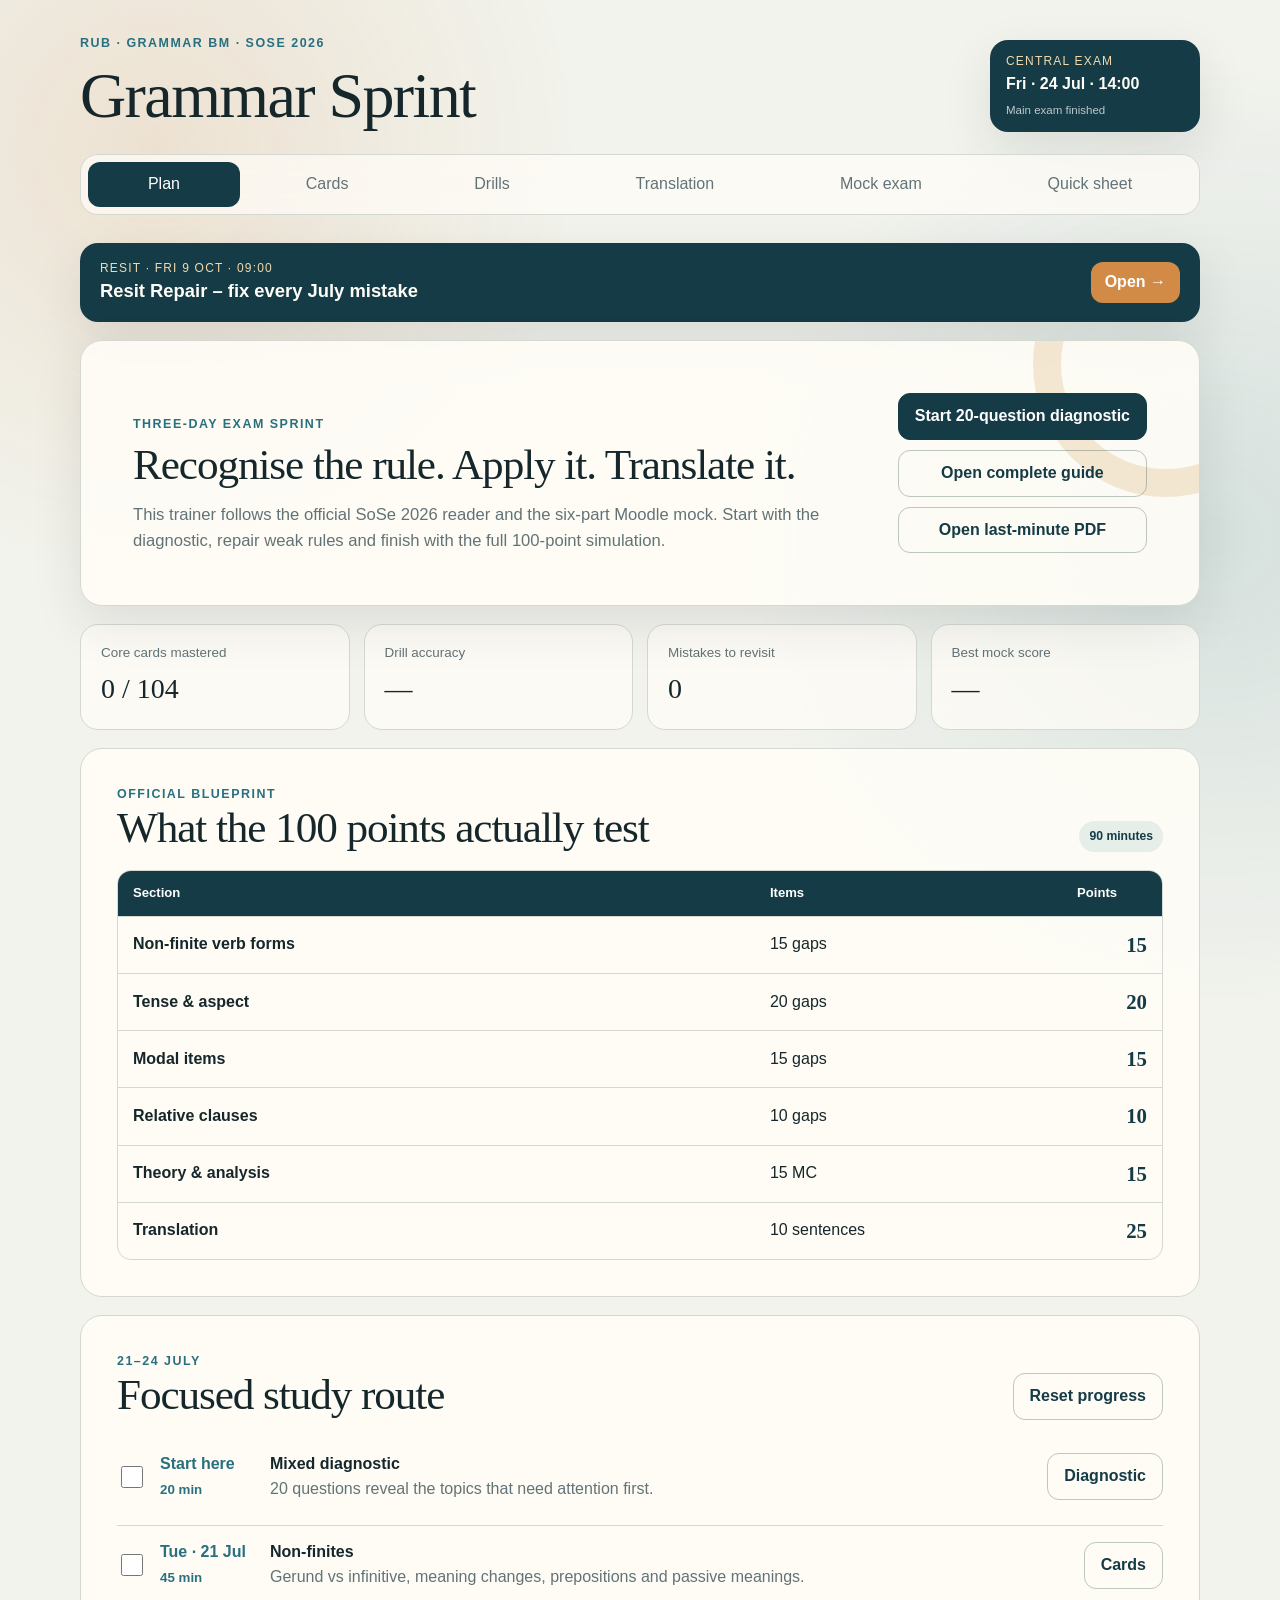
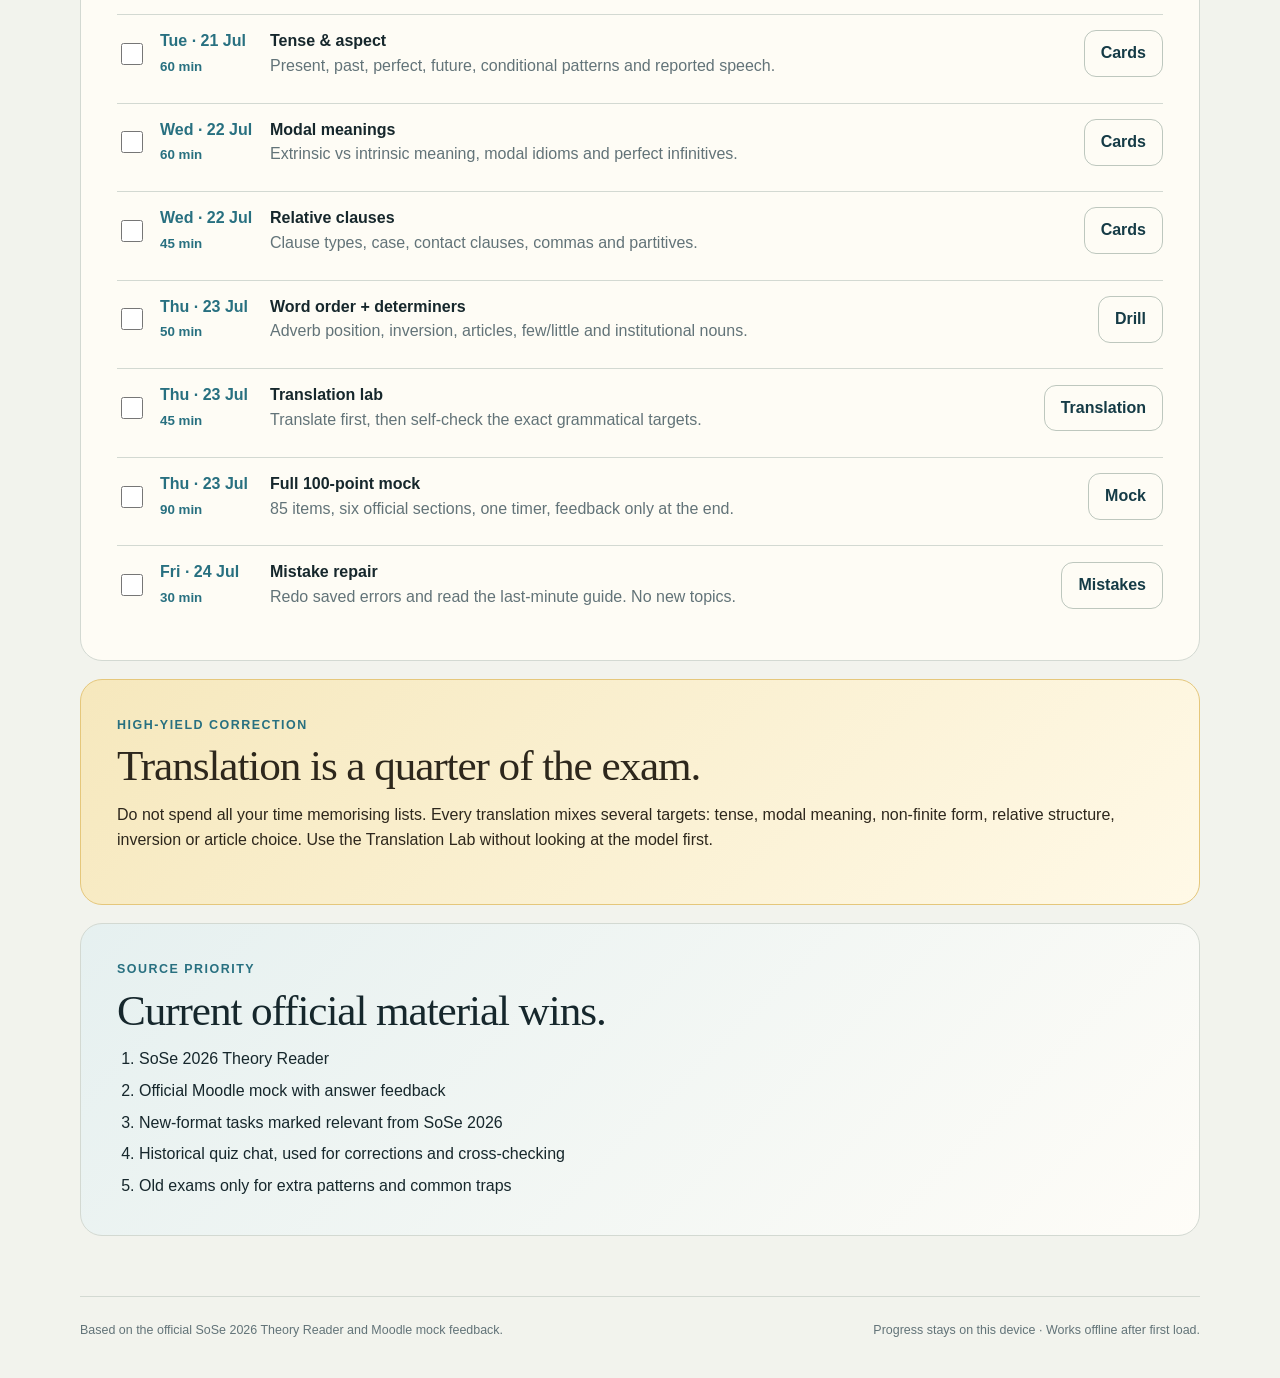
<file: index.html>
<!doctype html>
<html lang="en">
<head>
  <meta charset="utf-8">
  <meta name="viewport" content="width=device-width, initial-scale=1, viewport-fit=cover">
  <meta name="theme-color" content="#153b46">
  <meta name="color-scheme" content="light">
  <meta name="apple-mobile-web-app-capable" content="yes">
  <meta name="apple-mobile-web-app-status-bar-style" content="black-translucent">
  <meta name="apple-mobile-web-app-title" content="Grammar Sprint">
  <meta name="description" content="RUB Grammar BM exam trainer for Sommersemester 2026">
  <title>Grammar Sprint · RUB Grammar BM</title>
  <link rel="icon" href="icon.svg" type="image/svg+xml">
  <link rel="apple-touch-icon" href="apple-touch-icon.png">
  <link rel="manifest" href="manifest.webmanifest">
  <link rel="stylesheet" href="styles.css">
</head>
<body>
  <div class="app-shell">
    <header class="topbar">
      <div>
        <p class="eyebrow">RUB · Grammar BM · SoSe 2026</p>
        <h1>Grammar Sprint</h1>
      </div>
      <div class="exam-chip" aria-label="Exam date and countdown">
        <span>Central exam</span>
        <strong>Fri · 24 Jul · 14:00</strong>
        <small id="exam-countdown">Calculating…</small>
      </div>
    </header>

    <nav class="tabs" aria-label="Study sections">
      <button class="tab is-active" data-view="home">Plan</button>
      <button class="tab" data-view="cards">Cards</button>
      <button class="tab" data-view="practice">Drills</button>
      <button class="tab" data-view="translation">Translation</button>
      <button class="tab" data-view="exam">Mock exam</button>
      <button class="tab" data-view="sheet">Quick sheet</button>
    </nav>

    <main>
      <section id="view-home" class="view is-active" aria-labelledby="home-title">
        <a class="resit-banner" href="resit/" style="display:flex;justify-content:space-between;align-items:center;gap:12px;flex-wrap:wrap;margin:0 0 18px;padding:16px 20px;border-radius:18px;background:#153b46;color:#fffdf7;text-decoration:none;box-shadow:0 18px 50px rgba(35,43,37,.10)">
          <span><span style="display:block;font-size:.75rem;letter-spacing:.1em;text-transform:uppercase;color:#f3d9ac">Resit · Fri 9 Oct · 09:00</span><strong style="font-size:1.15rem">Resit Repair – fix every July mistake</strong></span>
          <span style="padding:8px 14px;border-radius:12px;background:#d28a47;color:#fff;font-weight:700">Open →</span>
        </a>
        <div class="hero">
          <div>
            <p class="eyebrow">Three-day exam sprint</p>
            <h2 id="home-title">Recognise the rule. Apply it. Translate it.</h2>
            <p>This trainer follows the official SoSe 2026 reader and the six-part Moodle mock. Start with the diagnostic, repair weak rules and finish with the full 100-point simulation.</p>
          </div>
          <div class="hero-actions">
            <button id="start-diagnostic" class="button primary">Start 20-question diagnostic</button>
            <a class="button ghost button-link" href="Grammar%20BM%20-%20Complete%20Exam%20Guide.pdf" target="_blank" rel="noopener">Open complete guide</a>
            <a class="button ghost button-link" href="Grammar%20BM%20-%20Last-Minute%20Guide.pdf" target="_blank" rel="noopener">Open last-minute PDF</a>
          </div>
        </div>

        <div class="metrics" aria-label="Progress overview">
          <article class="metric"><span>Core cards mastered</span><strong id="metric-mastered">0 / 0</strong></article>
          <article class="metric"><span>Drill accuracy</span><strong id="metric-accuracy">—</strong></article>
          <article class="metric"><span>Mistakes to revisit</span><strong id="metric-mistakes">0</strong></article>
          <article class="metric"><span>Best mock score</span><strong id="metric-mock">—</strong></article>
        </div>

        <section class="section-block">
          <div class="section-heading">
            <div>
              <p class="eyebrow">Official blueprint</p>
              <h2>What the 100 points actually test</h2>
            </div>
            <span class="tag">90 minutes</span>
          </div>
          <div class="exam-map" role="table" aria-label="Official mock exam sections">
            <div class="exam-map-head" role="row"><span>Section</span><span>Items</span><span>Points</span></div>
            <div role="row"><b>Non-finite verb forms</b><span>15 gaps</span><strong>15</strong></div>
            <div role="row"><b>Tense &amp; aspect</b><span>20 gaps</span><strong>20</strong></div>
            <div role="row"><b>Modal items</b><span>15 gaps</span><strong>15</strong></div>
            <div role="row"><b>Relative clauses</b><span>10 gaps</span><strong>10</strong></div>
            <div role="row"><b>Theory &amp; analysis</b><span>15 MC</span><strong>15</strong></div>
            <div role="row"><b>Translation</b><span>10 sentences</span><strong>25</strong></div>
          </div>
        </section>

        <section class="section-block">
          <div class="section-heading">
            <div>
              <p class="eyebrow">21–24 July</p>
              <h2>Focused study route</h2>
            </div>
            <button id="reset-progress" class="button ghost">Reset progress</button>
          </div>
          <div id="study-plan" class="plan-list"></div>
        </section>

        <section class="section-block warning-block">
          <p class="eyebrow">High-yield correction</p>
          <h2>Translation is a quarter of the exam.</h2>
          <p>Do not spend all your time memorising lists. Every translation mixes several targets: tense, modal meaning, non-finite form, relative structure, inversion or article choice. Use the Translation Lab without looking at the model first.</p>
        </section>

        <section class="section-block source-block">
          <p class="eyebrow">Source priority</p>
          <h2>Current official material wins.</h2>
          <ol class="morning-list">
            <li>SoSe 2026 Theory Reader</li>
            <li>Official Moodle mock with answer feedback</li>
            <li>New-format tasks marked relevant from SoSe 2026</li>
            <li>Historical quiz chat, used for corrections and cross-checking</li>
            <li>Old exams only for extra patterns and common traps</li>
          </ol>
        </section>
      </section>

      <section id="view-cards" class="view" aria-labelledby="cards-title">
        <div class="section-heading">
          <div>
            <p class="eyebrow">Active recall</p>
            <h2 id="cards-title">Rule cards</h2>
          </div>
          <div class="controls compact">
            <label>Topic
              <select id="card-category"><option value="All">All topics</option></select>
            </label>
            <label>Set
              <select id="card-priority">
                <option value="core">Core first</option>
                <option value="all">All cards</option>
                <option value="mistakes">Weak cards</option>
              </select>
            </label>
          </div>
        </div>
        <div class="progress-line"><span id="card-progress"></span></div>
        <article id="flashcard" class="flashcard" aria-live="polite">
          <div class="flashcard-topline">
            <span id="card-category-label" class="tag"></span>
            <span id="card-counter"></span>
          </div>
          <div id="card-front" class="card-face">
            <p class="prompt">Explain the rule, then produce your own example.</p>
            <h3 id="card-term"></h3>
            <button id="reveal-card" class="button primary">Reveal answer</button>
          </div>
          <div id="card-back" class="card-face is-hidden">
            <h3 id="card-back-term"></h3>
            <dl>
              <div><dt>Rule</dt><dd id="card-definition"></dd></div>
              <div><dt>Exam cue</dt><dd id="card-cue"></dd></div>
              <div><dt>Example</dt><dd id="card-example"></dd></div>
              <div><dt>Trap</dt><dd id="card-trap"></dd></div>
              <div><dt>Source</dt><dd id="card-source"></dd></div>
            </dl>
            <div class="rating-row" aria-label="Rate this card">
              <button class="button danger" data-rating="again">Again</button>
              <button class="button" data-rating="hard">Hard</button>
              <button class="button success" data-rating="good">Got it</button>
            </div>
          </div>
        </article>
        <div class="under-card-actions"><button id="shuffle-cards" class="button ghost">Shuffle deck</button></div>
      </section>

      <section id="view-practice" class="view" aria-labelledby="practice-title">
        <div class="section-heading">
          <div>
            <p class="eyebrow">Immediate feedback</p>
            <h2 id="practice-title">Moodle-style drills</h2>
          </div>
          <div class="controls compact">
            <label>Topic
              <select id="practice-category"><option value="All">Mixed</option></select>
            </label>
            <label>Questions
              <select id="practice-count">
                <option value="10">10</option>
                <option value="20" selected>20</option>
                <option value="30">30</option>
              </select>
            </label>
          </div>
        </div>
        <div id="practice-start" class="empty-state">
          <p>Choose a topic or run a mixed diagnostic. Every answer includes a short explanation and an official-reader source.</p>
          <button id="start-practice" class="button primary">Start drill</button>
        </div>
        <div id="practice-session" class="quiz-shell is-hidden" aria-live="polite"></div>
      </section>

      <section id="view-translation" class="view" aria-labelledby="translation-title">
        <div class="section-heading">
          <div>
            <p class="eyebrow">25% of the exam</p>
            <h2 id="translation-title">Translation Lab</h2>
          </div>
          <div class="controls compact">
            <label>Set
              <select id="translation-set">
                <option value="all">All prompts</option>
                <option value="weak">Saved mistakes</option>
                <option value="unseen">Unseen first</option>
              </select>
            </label>
          </div>
        </div>
        <div class="progress-line"><span id="translation-progress"></span></div>
        <article class="translation-card">
          <div class="translation-topline"><span class="tag">German → English</span><span id="translation-counter"></span></div>
          <p id="translation-german" class="translation-prompt"></p>
          <label class="answer-label" for="translation-answer">Your translation</label>
          <textarea id="translation-answer" rows="4" spellcheck="true" placeholder="Translate without looking at the model answer…"></textarea>
          <div id="translation-before-actions" class="quiz-actions">
            <button id="reveal-translation" class="button primary">Reveal model &amp; targets</button>
          </div>
          <div id="translation-feedback" class="translation-feedback is-hidden">
            <p class="eyebrow">Model answer</p>
            <p id="translation-model" class="model-answer"></p>
            <div id="translation-alternatives"></div>
            <p class="eyebrow target-heading">Grammar targets</p>
            <ul id="translation-targets" class="target-list"></ul>
            <p id="translation-note" class="micro-note is-hidden"></p>
            <div class="rating-row">
              <button class="button danger" data-translation-rating="again">Needs work</button>
              <button class="button" data-translation-rating="hard">Almost</button>
              <button class="button success" data-translation-rating="good">Correct</button>
            </div>
          </div>
        </article>
        <div class="under-card-actions"><button id="shuffle-translations" class="button ghost">Shuffle prompts</button></div>
      </section>

      <section id="view-exam" class="view" aria-labelledby="exam-title">
        <div class="section-heading">
          <div>
            <p class="eyebrow">Feedback only after submission</p>
            <h2 id="exam-title">100-point mock exam</h2>
          </div>
          <span class="tag">85 items · 90 minutes</span>
        </div>
        <div id="exam-start" class="exam-intro">
          <p>The simulation uses the exact official point split. For objective browser scoring, the ten translation items ask you to select the best complete translation. Use the Translation Lab for real free-response practice.</p>
          <ul>
            <li>15 non-finite items · 15 points</li>
            <li>20 tense/aspect items · 20 points</li>
            <li>15 modal items · 15 points</li>
            <li>10 relative-clause items · 10 points</li>
            <li>15 theory items · 15 points</li>
            <li>10 translation items · 25 points</li>
          </ul>
          <div id="exam-start-actions" class="center-actions">
            <button id="start-exam" class="button primary">Start new 90-minute mock</button>
            <button id="resume-exam" class="button ghost is-hidden">Resume saved mock</button>
          </div>
        </div>
        <div id="exam-session" class="quiz-shell is-hidden" aria-live="polite"></div>
      </section>

      <section id="view-sheet" class="view quick-sheet" aria-labelledby="sheet-title">
        <div class="section-heading no-print">
          <div>
            <p class="eyebrow">Last-minute reference</p>
            <h2 id="sheet-title">Grammar BM Quick Sheet</h2>
          </div>
          <div class="controls">
            <a class="button ghost button-link" href="Grammar%20BM%20-%20Last-Minute%20Guide.pdf" target="_blank" rel="noopener">Open PDF</a>
            <button id="print-sheet" class="button primary">Print / Save as PDF</button>
          </div>
        </div>

        <div class="sheet-title print-only">
          <p>RUB · Grammar BM · Sommersemester 2026</p>
          <h1>Grammar BM — Last-Minute Guide</h1>
        </div>

        <section class="sheet-section">
          <h2>1 · Non-finites: decide by governor + meaning</h2>
          <div class="comparison-table" role="table">
            <div class="comparison-head" role="row"><span>Pattern</span><span>Use</span><span>Example</span></div>
            <div role="row"><b>stop doing</b><span>end the activity</span><span>stop smoking</span></div>
            <div role="row"><b>stop to do</b><span>pause in order to act</span><span>stop to smoke</span></div>
            <div role="row"><b>remember doing</b><span>past memory</span><span>remember meeting her</span></div>
            <div role="row"><b>remember to do</b><span>future obligation</span><span>remember to call</span></div>
            <div role="row"><b>try doing</b><span>test a method</span><span>try restarting it</span></div>
            <div role="row"><b>try to do</b><span>make an effort</span><span>try to open it</span></div>
            <div role="row"><b>need doing</b><span>passive meaning</span><span>needs repairing</span></div>
          </div>
          <p class="micro-note"><b>Always:</b> preposition + -ing; make/let/have + object + bare infinitive; look forward to + -ing; had better/would rather + bare infinitive.</p>
        </section>

        <section class="sheet-section">
          <h2>2 · Tense &amp; aspect triggers</h2>
          <div class="compact-grid">
            <article><strong>Simple present</strong><p>habit, truth, performative, timetable, future time/if clause, state verb.</p></article>
            <article><strong>Present progressive</strong><p>ongoing, temporary, annoyance with always, arranged future.</p></article>
            <article><strong>Present perfect</strong><p>unspecified past, current result, period leading to now.</p></article>
            <article><strong>Present perfect progressive</strong><p>duration/activity/repetition or visible secondary result.</p></article>
            <article><strong>Past progressive</strong><p>background, interruption, simultaneity, temporary past habit.</p></article>
            <article><strong>Past perfect</strong><p>earlier event before an established past point.</p></article>
          </div>
        </section>

        <section class="sheet-section">
          <h2>3 · Future and conditional map</h2>
          <div class="device-grid">
            <span><b>will</b> spontaneous decision / factual prediction</span>
            <span><b>going to</b> present intention / visible evidence</span>
            <span><b>present progressive</b> arranged future</span>
            <span><b>simple present</b> timetable / future sub-clause</span>
          </div>
          <div class="comparison-table small-table" role="table">
            <div class="comparison-head" role="row"><span>Conditional</span><span>If-clause</span><span>Main clause</span></div>
            <div role="row"><b>probable</b><span>present</span><span>will + infinitive</span></div>
            <div role="row"><b>improbable</b><span>past</span><span>would + infinitive</span></div>
            <div role="row"><b>impossible past</b><span>past perfect</span><span>would have + participle</span></div>
          </div>
        </section>

        <section class="sheet-section">
          <h2>4 · Modal meaning first, form second</h2>
          <div class="device-grid">
            <span><b>must</b> deduction / speaker authority</span>
            <span><b>have to</b> external obligation</span>
            <span><b>can’t have</b> past impossibility</span>
            <span><b>had better</b> urgent advice + consequence</span>
            <span><b>was able to</b> specific fulfilled past ability</span>
            <span><b>needn’t have</b> happened but was unnecessary</span>
            <span><b>be to</b> order / formal plan / fate</span>
            <span><b>be supposed to</b> rumour / expected duty</span>
          </div>
          <p class="micro-note"><b>Critical:</b> mustn’t = prohibition; don’t have to = no obligation. may not = possibly not or no permission; cannot = impossibility.</p>
        </section>

        <section class="sheet-section">
          <h2>5 · Relative clauses</h2>
          <div class="two-question-grid">
            <article><strong>Defining</strong><p>No commas. that/which/who possible. Zero only when the pronoun is the object.</p></article>
            <article><strong>Non-defining</strong><p>Commas. No that and no zero pronoun. Can add removable information.</p></article>
          </div>
          <ul>
            <li><b>Fronted preposition:</b> to whom / about which — never to that.</li>
            <li><b>Partitive:</b> ten people, few of whom… / five books, all of which…</li>
            <li><b>Connective which:</b> can refer to the whole preceding clause.</li>
            <li><b>What:</b> contains its own antecedent = “that which”.</li>
          </ul>
        </section>

        <section class="sheet-section">
          <h2>6 · Word order and inversion</h2>
          <div class="compact-grid">
            <article><strong>Normal mid position</strong><p>before lexical verb; after be; after first auxiliary.</p></article>
            <article><strong>Degree/manner</strong><p>after all auxiliaries: has been completely revised.</p></article>
            <article><strong>End order</strong><p>manner – place – time; after motion: place – manner – time.</p></article>
            <article><strong>Inversion</strong><p>negative/restrictive fronting: Never have I… Only then did I…</p></article>
          </div>
          <p class="micro-note"><b>Simple verb:</b> add do/does/did + base form. <b>Compound verb:</b> move the existing first auxiliary. No inversion after no doubt, nevertheless or not long after.</p>
        </section>

        <section class="sheet-section">
          <h2>7 · Determiner traps</h2>
          <div class="device-grid">
            <span><b>few</b> hardly any count nouns</span>
            <span><b>a few</b> some count nouns</span>
            <span><b>little</b> hardly any uncountable</span>
            <span><b>a little</b> some uncountable</span>
            <span><b>go to court</b> institution</span>
            <span><b>go to the court</b> specific place</span>
            <span><b>his hand</b> possessive body part</span>
            <span><b>hit him in the hand</b> affected body part</span>
          </div>
        </section>

        <section class="sheet-section correction-box">
          <h2>8 · Translation checklist</h2>
          <ol>
            <li>Underline the grammatical target before translating.</li>
            <li>Build the verb phrase first: tense + aspect + modal + non-finite form.</li>
            <li>Check clause structure: conditional sequence, reported speech, relative case and commas.</li>
            <li>Check inversion after never/nowhere/only + fronted phrase.</li>
            <li>Check articles, countability, possessives and natural collocations.</li>
            <li>Read the complete English sentence once for meaning and once for form.</li>
          </ol>
        </section>
      </section>
    </main>

    <footer>
      <span>Based on the official SoSe 2026 Theory Reader and Moodle mock feedback.</span>
      <span>Progress stays on this device · Works offline after first load.</span>
    </footer>
  </div>

  <script src="data.js"></script>
  <script src="app.js"></script>
</body>
</html>
</file>
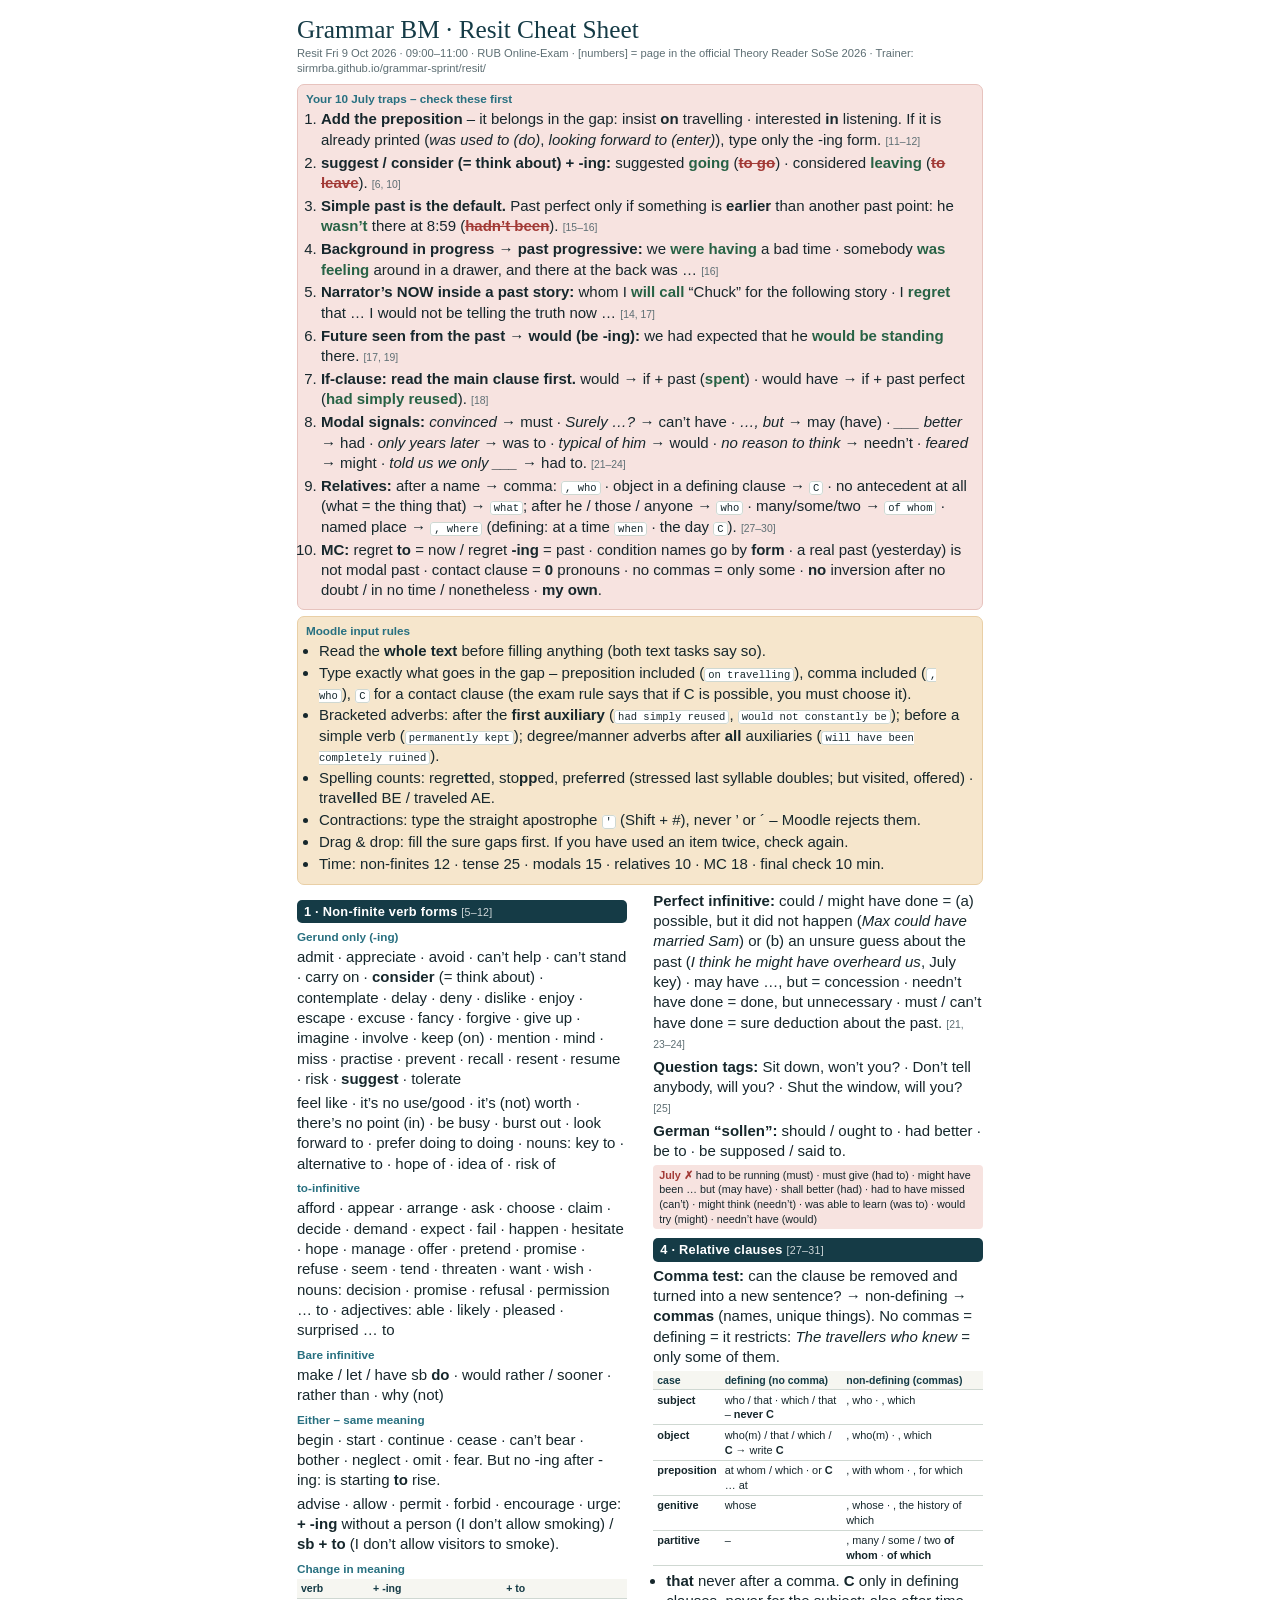
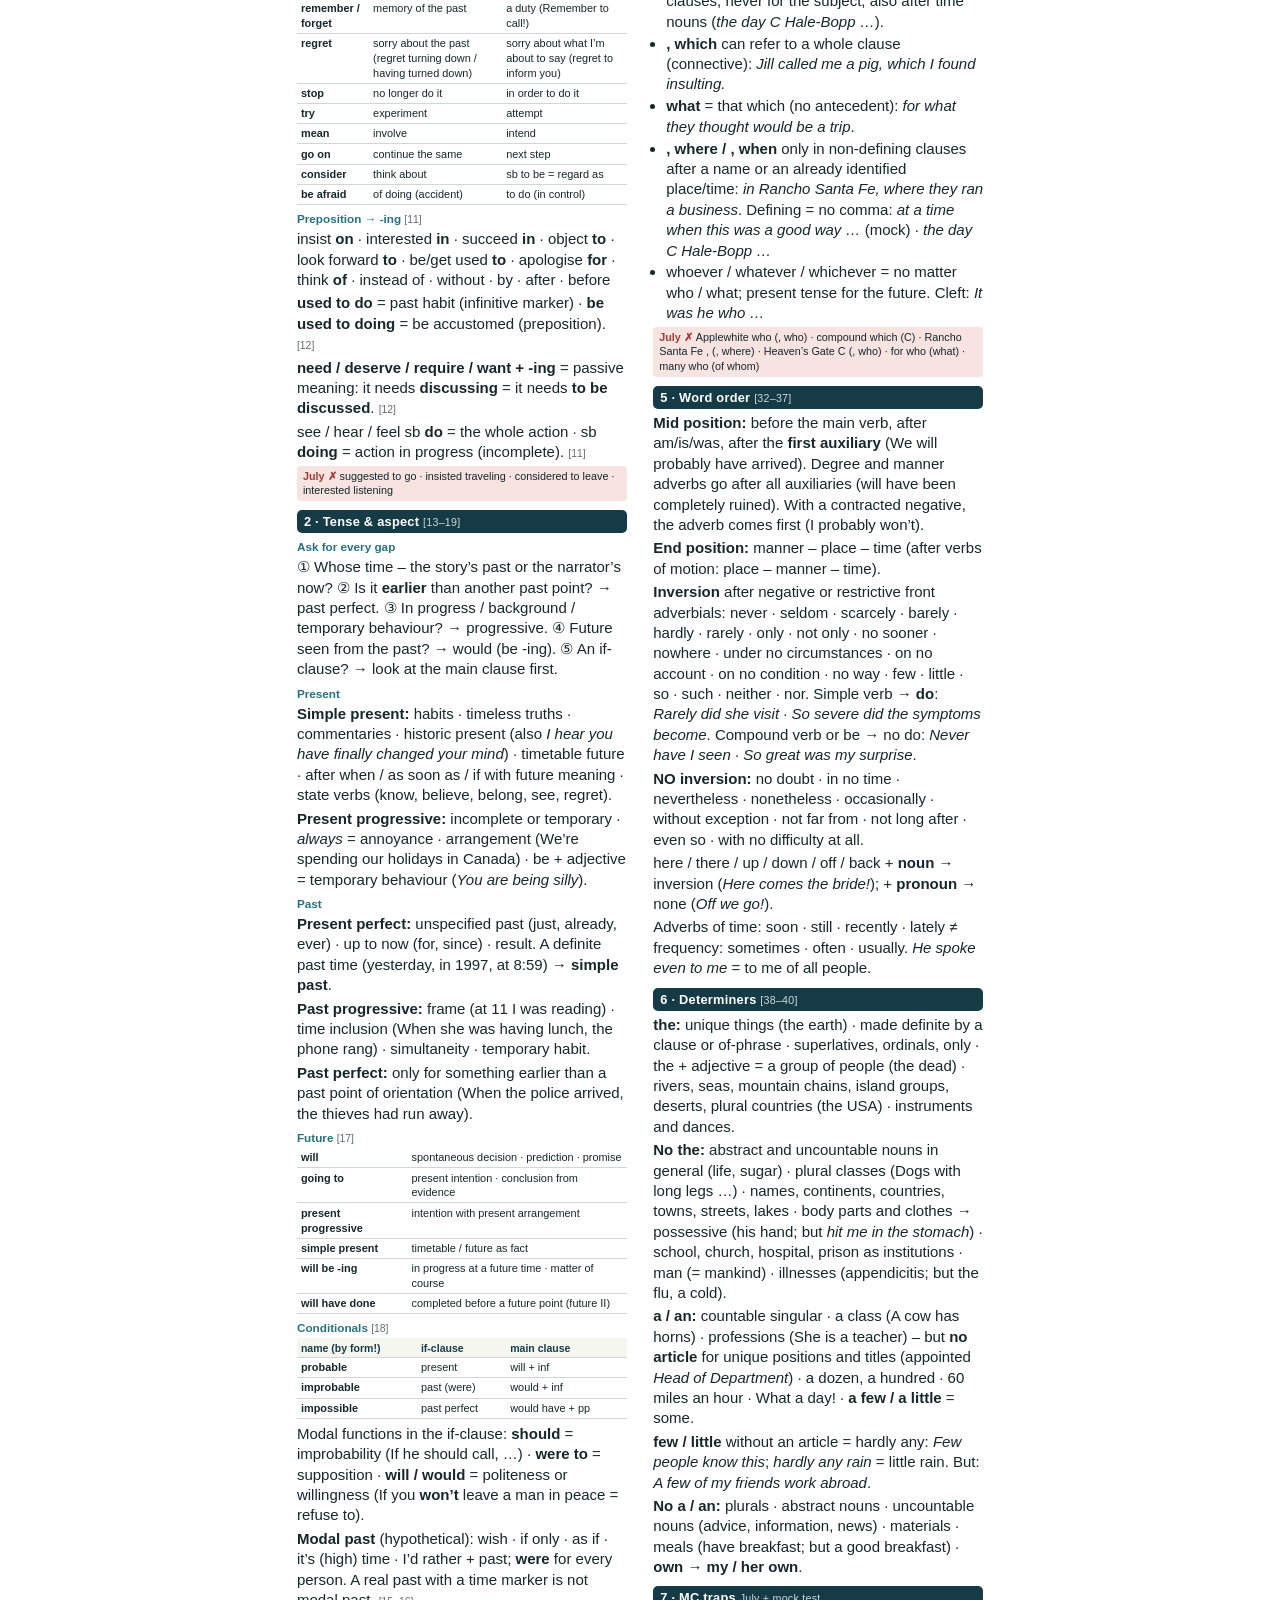
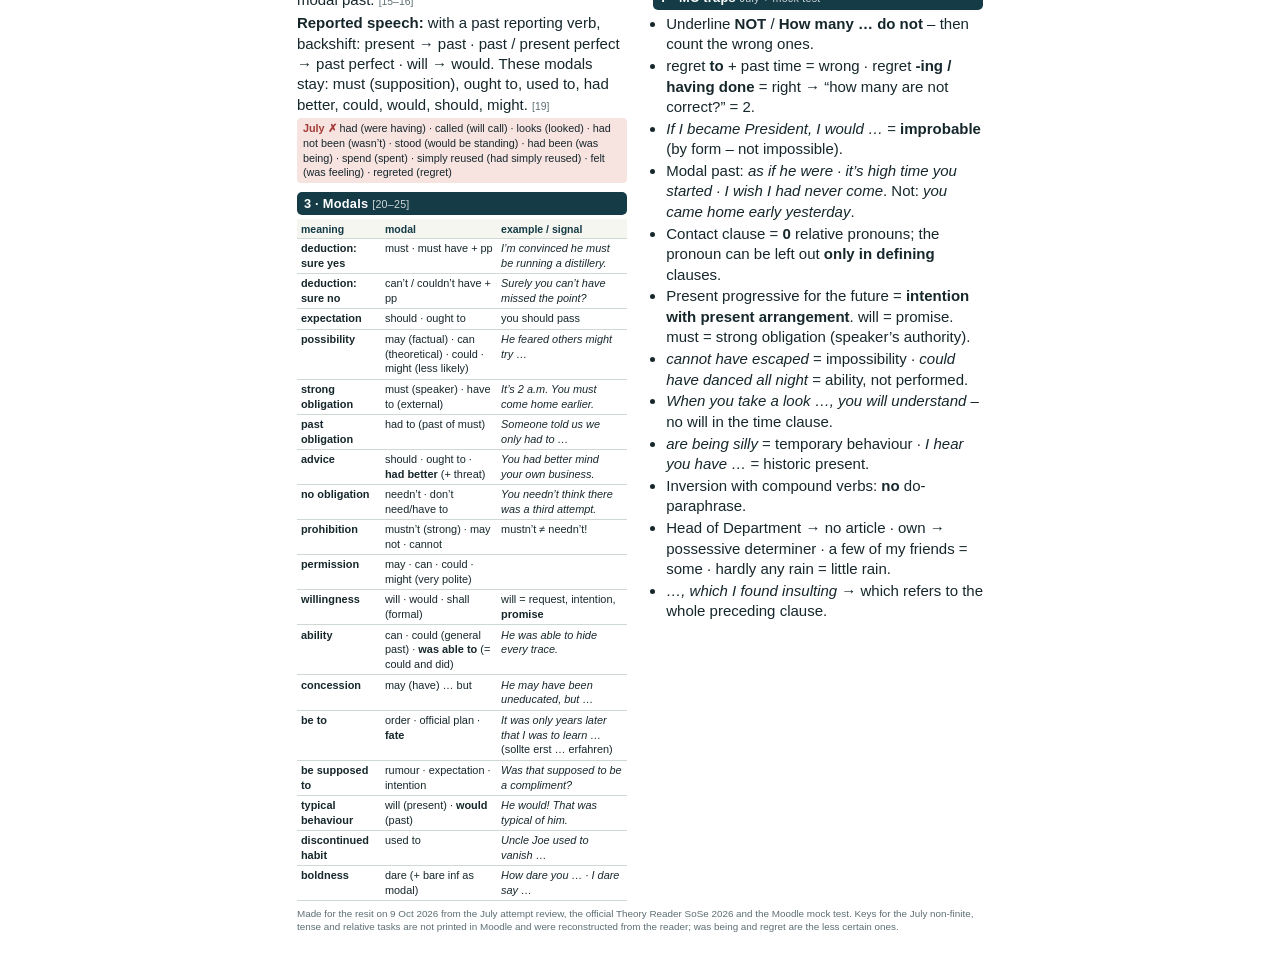
<file: resit/cheat-sheet.html>
<!doctype html>
<html lang="en">
<head>
<meta charset="utf-8">
<meta name="viewport" content="width=device-width, initial-scale=1">
<title>Grammar BM · Resit Cheat Sheet</title>
<style>
@page { size: A4; margin: 10mm 11mm 11mm; }
:root {
  --ink: #16272c; --muted: #5d6e73; --brand: #153b46; --brand-2: #287080;
  --gold: #c27c3a; --gold-soft: #f6e6cc; --red: #a23a36; --red-soft: #f7e3e0;
  --ok-soft: #e1efe4; --line: #cfd8d2; --panel: #f6f6f1;
}
* { box-sizing: border-box; }
html { background: #fff; }
body { margin: 0; color: var(--ink); background: #fff; font: 8.6pt/1.36 Inter, -apple-system, "Helvetica Neue", Arial, sans-serif; -webkit-print-color-adjust: exact; print-color-adjust: exact; }
.wrap { max-width: 190mm; margin: 0 auto; }
@media screen { .wrap { padding: 16px; } body { font-size: 15px; } }
h1 { margin: 0; font: 500 19pt/1.1 Georgia, "Times New Roman", serif; color: var(--brand); }
.sub { margin: 2px 0 8px; color: var(--muted); font-size: 8.4pt; }
h2 { margin: 9px 0 4px; padding: 3px 7px; font-size: 9.6pt; letter-spacing: .02em; color: #fff; background: var(--brand); border-radius: 5px; break-after: avoid; }
h2 small { font-weight: 400; opacity: .8; }
h3 { margin: 6px 0 2px; font-size: 8.8pt; color: var(--brand-2); break-after: avoid; }
p { margin: 0 0 3px; }
ul { margin: 0 0 3px; padding-left: 13px; }
li { margin: 0 0 1.5px; }
b { font-weight: 700; }
.cols { columns: 2; column-gap: 7mm; }
.cols > * { break-inside: avoid; }
.box { border: 1px solid var(--line); background: var(--panel); border-radius: 7px; padding: 6px 8px; margin: 0 0 6px; break-inside: avoid; }
.traps { background: var(--red-soft); border-color: #e7c3be; }
.traps h3, .moodle h3 { margin-top: 0; }
.traps ol { margin: 0; padding-left: 15px; }
.traps li { margin-bottom: 2.5px; }
.moodle { background: var(--gold-soft); border-color: #e9cfa6; }
.slip { display: block; margin: 2px 0 4px; padding: 3px 6px; background: var(--red-soft); border-radius: 4px; font-size: 8.1pt; break-inside: avoid; }
.slip::before { content: "July ✗ "; font-weight: 700; color: var(--red); }
.ok { color: #276245; font-weight: 700; }
.no { color: var(--red); font-weight: 700; text-decoration: line-through; }
.pg { color: var(--muted); font-weight: 400; font-size: 7.8pt; }
table { width: 100%; border-collapse: collapse; margin: 2px 0 5px; font-size: 8.2pt; break-inside: avoid; }
th, td { text-align: left; vertical-align: top; padding: 2.2px 4px; border-bottom: 1px solid var(--line); }
th { background: var(--panel); color: var(--brand); font-size: 7.9pt; }
td:first-child { font-weight: 600; }
i { font-style: italic; }
.ex { font-style: italic; color: #2f4a52; }
.k { font-family: ui-monospace, Menlo, monospace; font-size: 7.9pt; background: #fff; border: 1px solid var(--line); border-radius: 3px; padding: 0 3px; }
.foot { margin-top: 6px; color: var(--muted); font-size: 7.4pt; }
.pagebreak { break-before: page; }
</style>
</head>
<body>
<div class="wrap">

<h1>Grammar BM · Resit Cheat Sheet</h1>
<p class="sub">Resit Fri 9 Oct 2026 · 09:00–11:00 · RUB Online-Exam · [numbers] = page in the official Theory Reader SoSe 2026 · Trainer: sirmrba.github.io/grammar-sprint/resit/</p>

<div class="box traps">
  <h3>Your 10 July traps – check these first</h3>
  <ol>
    <li><b>Add the preposition</b> – it belongs in the gap: insist <b>on</b> travelling · interested <b>in</b> listening. If it is already printed (<i>was used to (do)</i>, <i>looking forward to (enter)</i>), type only the -ing form. <span class="pg">[11–12]</span></li>
    <li><b>suggest / consider (= think about) + -ing:</b> suggested <span class="ok">going</span> (<span class="no">to go</span>) · considered <span class="ok">leaving</span> (<span class="no">to leave</span>). <span class="pg">[6, 10]</span></li>
    <li><b>Simple past is the default.</b> Past perfect only if something is <b>earlier</b> than another past point: he <span class="ok">wasn’t</span> there at 8:59 (<span class="no">hadn’t been</span>). <span class="pg">[15–16]</span></li>
    <li><b>Background in progress → past progressive:</b> we <span class="ok">were having</span> a bad time · somebody <span class="ok">was feeling</span> around in a drawer, and there at the back was … <span class="pg">[16]</span></li>
    <li><b>Narrator’s NOW inside a past story:</b> whom I <span class="ok">will call</span> “Chuck” for the following story · I <span class="ok">regret</span> that … I would not be telling the truth now … <span class="pg">[14, 17]</span></li>
    <li><b>Future seen from the past → would (be -ing):</b> we had expected that he <span class="ok">would be standing</span> there. <span class="pg">[17, 19]</span></li>
    <li><b>If-clause: read the main clause first.</b> would → if + past (<span class="ok">spent</span>) · would have → if + past perfect (<span class="ok">had simply reused</span>). <span class="pg">[18]</span></li>
    <li><b>Modal signals:</b> <i>convinced</i> → must · <i>Surely …?</i> → can’t have · <i>…, but</i> → may (have) · <i>___ better</i> → had · <i>only years later</i> → was to · <i>typical of him</i> → would · <i>no reason to think</i> → needn’t · <i>feared</i> → might · <i>told us we only ___</i> → had to. <span class="pg">[21–24]</span></li>
    <li><b>Relatives:</b> after a name → comma: <span class="k">, who</span> · object in a defining clause → <span class="k">C</span> · no antecedent at all (what = the thing that) → <span class="k">what</span>; after he / those / anyone → <span class="k">who</span> · many/some/two → <span class="k">of whom</span> · named place → <span class="k">, where</span> (defining: at a time <span class="k">when</span> · the day <span class="k">C</span>). <span class="pg">[27–30]</span></li>
    <li><b>MC:</b> regret <b>to</b> = now / regret <b>-ing</b> = past · condition names go by <b>form</b> · a real past (yesterday) is not modal past · contact clause = <b>0</b> pronouns · no commas = only some · <b>no</b> inversion after no doubt / in no time / nonetheless · <b>my own</b>.</li>
  </ol>
</div>

<div class="box moodle">
  <h3>Moodle input rules</h3>
  <ul>
    <li>Read the <b>whole text</b> before filling anything (both text tasks say so).</li>
    <li>Type exactly what goes in the gap – preposition included (<span class="k">on travelling</span>), comma included (<span class="k">, who</span>), <span class="k">C</span> for a contact clause (the exam rule says that if C is possible, you must choose it).</li>
    <li>Bracketed adverbs: after the <b>first auxiliary</b> (<span class="k">had simply reused</span>, <span class="k">would not constantly be</span>); before a simple verb (<span class="k">permanently kept</span>); degree/manner adverbs after <b>all</b> auxiliaries (<span class="k">will have been completely ruined</span>).</li>
    <li>Spelling counts: regre<b>tt</b>ed, sto<b>pp</b>ed, prefe<b>rr</b>ed (stressed last syllable doubles; but visited, offered) · trave<b>ll</b>ed BE / traveled AE.</li>
    <li>Contractions: type the straight apostrophe <span class="k">'</span> (Shift + #), never ’ or ´ – Moodle rejects them.</li>
    <li>Drag &amp; drop: fill the sure gaps first. If you have used an item twice, check again.</li>
    <li>Time: non-finites 12 · tense 25 · modals 15 · relatives 10 · MC 18 · final check 10 min.</li>
  </ul>
</div>

<div class="cols">

<h2>1 · Non-finite verb forms <small>[5–12]</small></h2>
<h3>Gerund only (-ing)</h3>
<p>admit · appreciate · avoid · can’t help · can’t stand · carry on · <b>consider</b> (= think about) · contemplate · delay · deny · dislike · enjoy · escape · excuse · fancy · forgive · give up · imagine · involve · keep (on) · mention · mind · miss · practise · prevent · recall · resent · resume · risk · <b>suggest</b> · tolerate</p>
<p>feel like · it’s no use/good · it’s (not) worth · there’s no point (in) · be busy · burst out · look forward to · prefer doing to doing · nouns: key to · alternative to · hope of · idea of · risk of</p>
<h3>to-infinitive</h3>
<p>afford · appear · arrange · ask · choose · claim · decide · demand · expect · fail · happen · hesitate · hope · manage · offer · pretend · promise · refuse · seem · tend · threaten · want · wish · nouns: decision · promise · refusal · permission … to · adjectives: able · likely · pleased · surprised … to</p>
<h3>Bare infinitive</h3>
<p>make / let / have sb <b>do</b> · would rather / sooner · rather than · why (not)</p>
<h3>Either – same meaning</h3>
<p>begin · start · continue · cease · can’t bear · bother · neglect · omit · fear. But no -ing after -ing: is starting <b>to</b> rise.</p>
<p>advise · allow · permit · forbid · encourage · urge: <b>+ -ing</b> without a person (I don’t allow smoking) / <b>sb + to</b> (I don’t allow visitors to smoke).</p>
<h3>Change in meaning</h3>
<table>
  <tr><th>verb</th><th>+ -ing</th><th>+ to</th></tr>
  <tr><td>remember / forget</td><td>memory of the past</td><td>a duty (Remember to call!)</td></tr>
  <tr><td>regret</td><td>sorry about the past (regret turning down / having turned down)</td><td>sorry about what I’m about to say (regret to inform you)</td></tr>
  <tr><td>stop</td><td>no longer do it</td><td>in order to do it</td></tr>
  <tr><td>try</td><td>experiment</td><td>attempt</td></tr>
  <tr><td>mean</td><td>involve</td><td>intend</td></tr>
  <tr><td>go on</td><td>continue the same</td><td>next step</td></tr>
  <tr><td>consider</td><td>think about</td><td>sb to be = regard as</td></tr>
  <tr><td>be afraid</td><td>of doing (accident)</td><td>to do (in control)</td></tr>
</table>
<h3>Preposition → -ing <span class="pg">[11]</span></h3>
<p>insist <b>on</b> · interested <b>in</b> · succeed <b>in</b> · object <b>to</b> · look forward <b>to</b> · be/get used <b>to</b> · apologise <b>for</b> · think <b>of</b> · instead of · without · by · after · before</p>
<p><b>used to do</b> = past habit (infinitive marker) · <b>be used to doing</b> = be accustomed (preposition). <span class="pg">[12]</span></p>
<p><b>need / deserve / require / want + -ing</b> = passive meaning: it needs <b>discussing</b> = it needs <b>to be discussed</b>. <span class="pg">[12]</span></p>
<p>see / hear / feel sb <b>do</b> = the whole action · sb <b>doing</b> = action in progress (incomplete). <span class="pg">[11]</span></p>
<span class="slip">suggested to go · insisted traveling · considered to leave · interested listening</span>

<h2>2 · Tense &amp; aspect <small>[13–19]</small></h2>
<h3>Ask for every gap</h3>
<p>① Whose time – the story’s past or the narrator’s now? ② Is it <b>earlier</b> than another past point? → past perfect. ③ In progress / background / temporary behaviour? → progressive. ④ Future seen from the past? → would (be -ing). ⑤ An if-clause? → look at the main clause first.</p>
<h3>Present</h3>
<p><b>Simple present:</b> habits · timeless truths · commentaries · historic present (also <i>I hear you have finally changed your mind</i>) · timetable future · after when / as soon as / if with future meaning · state verbs (know, believe, belong, see, regret).</p>
<p><b>Present progressive:</b> incomplete or temporary · <i>always</i> = annoyance · arrangement (We’re spending our holidays in Canada) · be + adjective = temporary behaviour (<i>You are being silly</i>).</p>
<h3>Past</h3>
<p><b>Present perfect:</b> unspecified past (just, already, ever) · up to now (for, since) · result. A definite past time (yesterday, in 1997, at 8:59) → <b>simple past</b>.</p>
<p><b>Past progressive:</b> frame (at 11 I was reading) · time inclusion (When she was having lunch, the phone rang) · simultaneity · temporary habit.</p>
<p><b>Past perfect:</b> only for something earlier than a past point of orientation (When the police arrived, the thieves had run away).</p>
<h3>Future <span class="pg">[17]</span></h3>
<table>
  <tr><td>will</td><td>spontaneous decision · prediction · promise</td></tr>
  <tr><td>going to</td><td>present intention · conclusion from evidence</td></tr>
  <tr><td>present progressive</td><td>intention with present arrangement</td></tr>
  <tr><td>simple present</td><td>timetable / future as fact</td></tr>
  <tr><td>will be -ing</td><td>in progress at a future time · matter of course</td></tr>
  <tr><td>will have done</td><td>completed before a future point (future II)</td></tr>
</table>
<h3>Conditionals <span class="pg">[18]</span></h3>
<table>
  <tr><th>name (by form!)</th><th>if-clause</th><th>main clause</th></tr>
  <tr><td>probable</td><td>present</td><td>will + inf</td></tr>
  <tr><td>improbable</td><td>past (were)</td><td>would + inf</td></tr>
  <tr><td>impossible</td><td>past perfect</td><td>would have + pp</td></tr>
</table>
<p>Modal functions in the if-clause: <b>should</b> = improbability (If he should call, …) · <b>were to</b> = supposition · <b>will / would</b> = politeness or willingness (If you <b>won’t</b> leave a man in peace = refuse to).</p>
<p><b>Modal past</b> (hypothetical): wish · if only · as if · it’s (high) time · I’d rather + past; <b>were</b> for every person. A real past with a time marker is not modal past. <span class="pg">[15–16]</span></p>
<p><b>Reported speech:</b> with a past reporting verb, backshift: present → past · past / present perfect → past perfect · will → would. These modals stay: must (supposition), ought to, used to, had better, could, would, should, might. <span class="pg">[19]</span></p>
<span class="slip">had (were having) · called (will call) · looks (looked) · had not been (wasn’t) · stood (would be standing) · had been (was being) · spend (spent) · simply reused (had simply reused) · felt (was feeling) · regreted (regret)</span>

<h2>3 · Modals <small>[20–25]</small></h2>
<table>
  <tr><th>meaning</th><th>modal</th><th>example / signal</th></tr>
  <tr><td>deduction: sure yes</td><td>must · must have + pp</td><td><i>I’m convinced he must be running a distillery.</i></td></tr>
  <tr><td>deduction: sure no</td><td>can’t / couldn’t have + pp</td><td><i>Surely you can’t have missed the point?</i></td></tr>
  <tr><td>expectation</td><td>should · ought to</td><td>you should pass</td></tr>
  <tr><td>possibility</td><td>may (factual) · can (theoretical) · could · might (less likely)</td><td><i>He feared others might try …</i></td></tr>
  <tr><td>strong obligation</td><td>must (speaker) · have to (external)</td><td><i>It’s 2 a.m. You must come home earlier.</i></td></tr>
  <tr><td>past obligation</td><td>had to (past of must)</td><td><i>Someone told us we only had to …</i></td></tr>
  <tr><td>advice</td><td>should · ought to · <b>had better</b> (+ threat)</td><td><i>You had better mind your own business.</i></td></tr>
  <tr><td>no obligation</td><td>needn’t · don’t need/have to</td><td><i>You needn’t think there was a third attempt.</i></td></tr>
  <tr><td>prohibition</td><td>mustn’t (strong) · may not · cannot</td><td>mustn’t ≠ needn’t!</td></tr>
  <tr><td>permission</td><td>may · can · could · might (very polite)</td><td></td></tr>
  <tr><td>willingness</td><td>will · would · shall (formal)</td><td>will = request, intention, <b>promise</b></td></tr>
  <tr><td>ability</td><td>can · could (general past) · <b>was able to</b> (= could and did)</td><td><i>He was able to hide every trace.</i></td></tr>
  <tr><td>concession</td><td>may (have) … but</td><td><i>He may have been uneducated, but …</i></td></tr>
  <tr><td>be to</td><td>order · official plan · <b>fate</b></td><td><i>It was only years later that I was to learn …</i> (sollte erst … erfahren)</td></tr>
  <tr><td>be supposed to</td><td>rumour · expectation · intention</td><td><i>Was that supposed to be a compliment?</i></td></tr>
  <tr><td>typical behaviour</td><td>will (present) · <b>would</b> (past)</td><td><i>He would! That was typical of him.</i></td></tr>
  <tr><td>discontinued habit</td><td>used to</td><td><i>Uncle Joe used to vanish …</i></td></tr>
  <tr><td>boldness</td><td>dare (+ bare inf as modal)</td><td><i>How dare you … · I dare say …</i></td></tr>
</table>
<p><b>Perfect infinitive:</b> could / might have done = (a) possible, but it did not happen (<i>Max could have married Sam</i>) or (b) an unsure guess about the past (<i>I think he might have overheard us</i>, July key) · may have …, but = concession · needn’t have done = done, but unnecessary · must / can’t have done = sure deduction about the past. <span class="pg">[21, 23–24]</span></p>
<p><b>Question tags:</b> Sit down, won’t you? · Don’t tell anybody, will you? · Shut the window, will you? <span class="pg">[25]</span></p>
<p><b>German “sollen”:</b> should / ought to · had better · be to · be supposed / said to.</p>
<span class="slip">had to be running (must) · must give (had to) · might have been … but (may have) · shall better (had) · had to have missed (can’t) · might think (needn’t) · was able to learn (was to) · would try (might) · needn’t have (would)</span>

<h2>4 · Relative clauses <small>[27–31]</small></h2>
<p><b>Comma test:</b> can the clause be removed and turned into a new sentence? → non-defining → <b>commas</b> (names, unique things). No commas = defining = it restricts: <i>The travellers who knew</i> = only some of them.</p>
<table>
  <tr><th>case</th><th>defining (no comma)</th><th>non-defining (commas)</th></tr>
  <tr><td>subject</td><td>who / that · which / that – <b>never C</b></td><td>, who · , which</td></tr>
  <tr><td>object</td><td>who(m) / that / which / <b>C</b> → write <b>C</b></td><td>, who(m) · , which</td></tr>
  <tr><td>preposition</td><td>at whom / which · or <b>C</b> … at</td><td>, with whom · , for which</td></tr>
  <tr><td>genitive</td><td>whose</td><td>, whose · , the history of which</td></tr>
  <tr><td>partitive</td><td>–</td><td>, many / some / two <b>of whom</b> · <b>of which</b></td></tr>
</table>
<ul>
  <li><b>that</b> never after a comma. <b>C</b> only in defining clauses, never for the subject; also after time nouns (<i>the day C Hale-Bopp …</i>).</li>
  <li><b>, which</b> can refer to a whole clause (connective): <i>Jill called me a pig, which I found insulting.</i></li>
  <li><b>what</b> = that which (no antecedent): <i>for what they thought would be a trip</i>.</li>
  <li><b>, where / , when</b> only in non-defining clauses after a name or an already identified place/time: <i>in Rancho Santa Fe, where they ran a business</i>. Defining = no comma: <i>at a time when this was a good way …</i> (mock) · <i>the day C Hale-Bopp …</i></li>
  <li>whoever / whatever / whichever = no matter who / what; present tense for the future. Cleft: <i>It was he who …</i></li>
</ul>
<span class="slip">Applewhite who (, who) · compound which (C) · Rancho Santa Fe , (, where) · Heaven’s Gate C (, who) · for who (what) · many who (of whom)</span>

<h2>5 · Word order <small>[32–37]</small></h2>
<p><b>Mid position:</b> before the main verb, after am/is/was, after the <b>first auxiliary</b> (We will probably have arrived). Degree and manner adverbs go after all auxiliaries (will have been completely ruined). With a contracted negative, the adverb comes first (I probably won’t).</p>
<p><b>End position:</b> manner – place – time (after verbs of motion: place – manner – time).</p>
<p><b>Inversion</b> after negative or restrictive front adverbials: never · seldom · scarcely · barely · hardly · rarely · only · not only · no sooner · nowhere · under no circumstances · on no account · on no condition · no way · few · little · so · such · neither · nor. Simple verb → <b>do</b>: <i>Rarely did she visit · So severe did the symptoms become</i>. Compound verb or be → no do: <i>Never have I seen · So great was my surprise</i>.</p>
<p><b>NO inversion:</b> no doubt · in no time · nevertheless · nonetheless · occasionally · without exception · not far from · not long after · even so · with no difficulty at all.</p>
<p>here / there / up / down / off / back + <b>noun</b> → inversion (<i>Here comes the bride!</i>); + <b>pronoun</b> → none (<i>Off we go!</i>).</p>
<p>Adverbs of time: soon · still · recently · lately ≠ frequency: sometimes · often · usually. <i>He spoke even to me</i> = to me of all people.</p>

<h2>6 · Determiners <small>[38–40]</small></h2>
<p><b>the:</b> unique things (the earth) · made definite by a clause or of-phrase · superlatives, ordinals, only · the + adjective = a group of people (the dead) · rivers, seas, mountain chains, island groups, deserts, plural countries (the USA) · instruments and dances.</p>
<p><b>No the:</b> abstract and uncountable nouns in general (life, sugar) · plural classes (Dogs with long legs …) · names, continents, countries, towns, streets, lakes · body parts and clothes → possessive (his hand; but <i>hit me in the stomach</i>) · school, church, hospital, prison as institutions · man (= mankind) · illnesses (appendicitis; but the flu, a cold).</p>
<p><b>a / an:</b> countable singular · a class (A cow has horns) · professions (She is a teacher) – but <b>no article</b> for unique positions and titles (appointed <i>Head of Department</i>) · a dozen, a hundred · 60 miles an hour · What a day! · <b>a few / a little</b> = some.</p>
<p><b>few / little</b> without an article = hardly any: <i>Few people know this</i>; <i>hardly any rain</i> = little rain. But: <i>A few of my friends work abroad</i>.</p>
<p><b>No a / an:</b> plurals · abstract nouns · uncountable nouns (advice, information, news) · materials · meals (have breakfast; but a good breakfast) · <b>own → my / her own</b>.</p>

<h2>7 · MC traps <small>July + mock test</small></h2>
<ul>
  <li>Underline <b>NOT</b> / <b>How many … do not</b> – then count the wrong ones.</li>
  <li>regret <b>to</b> + past time = wrong · regret <b>-ing / having done</b> = right → “how many are not correct?” = 2.</li>
  <li><i>If I became President, I would …</i> = <b>improbable</b> (by form – not impossible).</li>
  <li>Modal past: <i>as if he were · it’s high time you started · I wish I had never come</i>. Not: <i>you came home early yesterday</i>.</li>
  <li>Contact clause = <b>0</b> relative pronouns; the pronoun can be left out <b>only in defining</b> clauses.</li>
  <li>Present progressive for the future = <b>intention with present arrangement</b>. will = promise. must = strong obligation (speaker’s authority).</li>
  <li><i>cannot have escaped</i> = impossibility · <i>could have danced all night</i> = ability, not performed.</li>
  <li><i>When you take a look …, you will understand</i> – no will in the time clause.</li>
  <li><i>are being silly</i> = temporary behaviour · <i>I hear you have …</i> = historic present.</li>
  <li>Inversion with compound verbs: <b>no</b> do-paraphrase.</li>
  <li>Head of Department → no article · own → possessive determiner · a few of my friends = some · hardly any rain = little rain.</li>
  <li><i>…, which I found insulting</i> → which refers to the whole preceding clause.</li>
</ul>

</div>

<p class="foot">Made for the resit on 9 Oct 2026 from the July attempt review, the official Theory Reader SoSe 2026 and the Moodle mock test. Keys for the July non-finite, tense and relative tasks are not printed in Moodle and were reconstructed from the reader; was being and regret are the less certain ones.</p>
</div>
</body>
</html>
</file>
<file: styles.css>
:root {
  color-scheme: light;
  --ink: #16272c;
  --muted: #627378;
  --paper: #f2f3ed;
  --panel: #fffdf8;
  --line: #d3d9d2;
  --green: #153b46;
  --green-2: #287080;
  --gold: #d28a47;
  --gold-soft: #f3d9ac;
  --red: #a23a36;
  --red-soft: #f5ddda;
  --success: #276245;
  --success-soft: #dcecdf;
  --shadow: 0 18px 50px rgba(35, 43, 37, .10);
  --radius: 22px;
}

* { box-sizing: border-box; }

html { scroll-behavior: smooth; background: var(--paper); }

body {
  margin: 0;
  color: var(--ink);
  background:
    radial-gradient(circle at 12% 5%, rgba(210, 138, 71, .17), transparent 27rem),
    radial-gradient(circle at 95% 18%, rgba(40, 112, 128, .14), transparent 30rem),
    var(--paper);
  font-family: Inter, ui-sans-serif, -apple-system, BlinkMacSystemFont, "Segoe UI", sans-serif;
  line-height: 1.55;
}

button, select, textarea { font: inherit; }
button { -webkit-tap-highlight-color: transparent; }

.app-shell { width: min(1120px, calc(100% - 32px)); margin: 0 auto; }

.topbar {
  display: flex;
  justify-content: space-between;
  align-items: flex-end;
  gap: 24px;
  padding: 34px 0 22px;
}

h1, h2, h3, p { margin-top: 0; }
h1, h2, h3 { letter-spacing: -.025em; line-height: 1.12; }
h1 { margin-bottom: 0; font-family: Georgia, "Times New Roman", serif; font-size: clamp(2.2rem, 5vw, 4.2rem); font-weight: 500; }
h2 { margin-bottom: 12px; font-family: Georgia, "Times New Roman", serif; font-size: clamp(1.6rem, 3.4vw, 2.7rem); font-weight: 500; }
h3 { font-size: clamp(1.8rem, 4vw, 3rem); font-weight: 500; }

.eyebrow {
  margin-bottom: 7px;
  color: var(--green-2);
  font-size: .78rem;
  font-weight: 700;
  letter-spacing: .12em;
  text-transform: uppercase;
}

.exam-chip {
  min-width: 210px;
  padding: 12px 16px;
  color: #fffdf7;
  background: var(--green);
  border-radius: 18px;
  box-shadow: var(--shadow);
}
.exam-chip span { display: block; color: var(--gold-soft); font-size: .75rem; text-transform: uppercase; letter-spacing: .1em; }
.exam-chip strong { display: block; margin-top: 2px; }
.exam-chip small { display: block; margin-top: 5px; color: rgba(255, 255, 255, .72); font-size: .72rem; }

.tabs {
  display: flex;
  gap: 6px;
  overflow-x: auto;
  padding: 7px;
  background: rgba(255, 253, 247, .72);
  border: 1px solid var(--line);
  border-radius: 18px;
  backdrop-filter: blur(14px);
  -webkit-overflow-scrolling: touch;
}
.tab {
  flex: 1 0 auto;
  padding: 10px 15px;
  color: var(--muted);
  background: transparent;
  border: 0;
  border-radius: 12px;
  cursor: pointer;
}
.tab.is-active { color: #fff; background: var(--green); }
.tab:focus-visible, .button:focus-visible, select:focus-visible, .option:focus-visible { outline: 3px solid rgba(197, 139, 54, .5); outline-offset: 2px; }

main { padding: 28px 0 60px; }
.view { display: none; }
.view.is-active { display: block; opacity: 1; }

.hero, .section-block, .flashcard, .quiz-shell, .exam-intro, .empty-state {
  background: rgba(255, 253, 247, .9);
  border: 1px solid var(--line);
  border-radius: var(--radius);
  box-shadow: var(--shadow);
}

.hero {
  display: grid;
  grid-template-columns: minmax(0, 1fr) auto;
  align-items: end;
  gap: 32px;
  padding: clamp(26px, 5vw, 52px);
  overflow: hidden;
  position: relative;
}
.hero::after {
  content: "";
  position: absolute;
  width: 210px;
  height: 210px;
  right: -100px;
  top: -110px;
  border: 28px solid rgba(197, 139, 54, .18);
  border-radius: 50%;
}
.hero p:not(.eyebrow) { max-width: 690px; margin-bottom: 0; color: var(--muted); font-size: 1.04rem; }
.hero > * { position: relative; z-index: 1; }
.hero-actions { display: flex; min-width: 230px; flex-direction: column; gap: 10px; }
.hero-actions .button { justify-content: center; text-align: center; }

.button {
  appearance: none;
  min-height: 44px;
  padding: 10px 16px;
  color: var(--ink);
  background: #fffdf7;
  border: 1px solid var(--line);
  border-radius: 12px;
  cursor: pointer;
  font-weight: 650;
}
.button:hover { transform: translateY(-1px); }
.button:active { transform: translateY(0); }
.button.primary { color: #fff; background: var(--green); border-color: var(--green); }
.button.ghost { color: var(--green); background: transparent; border-color: rgba(23, 63, 49, .28); }
.button.danger { color: var(--red); background: var(--red-soft); border-color: transparent; }
.button.success { color: var(--success); background: var(--success-soft); border-color: transparent; }
.button[disabled] { opacity: .48; cursor: not-allowed; transform: none; }
.button-link { display: inline-flex; align-items: center; text-decoration: none; }

.metrics {
  display: grid;
  grid-template-columns: repeat(4, 1fr);
  gap: 14px;
  margin: 18px 0;
}
.metric { padding: 18px 20px; background: rgba(255, 253, 247, .76); border: 1px solid var(--line); border-radius: 18px; }
.metric span { display: block; color: var(--muted); font-size: .84rem; }
.metric strong { display: block; margin-top: 3px; font-family: Georgia, serif; font-size: 1.75rem; font-weight: 500; }

.section-block { margin-top: 18px; padding: clamp(22px, 4vw, 36px); box-shadow: none; }
.section-heading { display: flex; justify-content: space-between; align-items: end; gap: 20px; margin-bottom: 18px; }
.section-heading h2, .section-heading p { margin-bottom: 0; }
.warning-block { color: #2d271c; background: linear-gradient(135deg, #f6e8bd, #fff9e7); border-color: #e5c77b; }
.source-block { background: linear-gradient(135deg, rgba(229, 240, 240, .95), rgba(255, 253, 248, .95)); }

.exam-map {
  display: grid;
  overflow: hidden;
  border: 1px solid var(--line);
  border-radius: 14px;
}
.exam-map > div {
  display: grid;
  grid-template-columns: minmax(0, 1.7fr) minmax(100px, .8fr) 70px;
  gap: 14px;
  align-items: center;
  padding: 12px 15px;
  border-top: 1px solid var(--line);
}
.exam-map > div:first-child { border-top: 0; }
.exam-map-head { color: #fff; background: var(--green); font-size: .82rem; font-weight: 750; }
.exam-map strong { color: var(--green); font-family: Georgia, serif; font-size: 1.3rem; text-align: right; }

.plan-list { display: grid; gap: 10px; }
.plan-item {
  display: grid;
  grid-template-columns: auto 96px minmax(0, 1fr) auto;
  gap: 14px;
  align-items: center;
  padding: 14px 0;
  border-top: 1px solid var(--line);
}
.plan-item:first-child { border-top: 0; }
.plan-item input { width: 22px; height: 22px; accent-color: var(--green); }
.plan-time { color: var(--green-2); font-weight: 700; }
.plan-item p { margin: 0; color: var(--muted); }
.plan-item.is-done { opacity: .58; }
.plan-item.is-done p { text-decoration: line-through; }
.plan-action { color: var(--gold); font-size: .82rem; font-weight: 700; }
.morning-list { margin: 0; padding-left: 22px; }
.morning-list li + li { margin-top: 7px; }

.controls { display: flex; gap: 10px; flex-wrap: wrap; }
.controls label { display: grid; gap: 4px; color: var(--muted); font-size: .78rem; font-weight: 700; }
select { min-height: 42px; padding: 7px 34px 7px 11px; color: var(--ink); background: #fffdf7; border: 1px solid var(--line); border-radius: 10px; }

.progress-line { height: 6px; margin: 12px 0 16px; overflow: hidden; background: rgba(23, 63, 49, .1); border-radius: 99px; }
.progress-line span { display: block; width: 0; height: 100%; background: linear-gradient(90deg, var(--gold), var(--green-2)); transition: width .25s ease; }

.flashcard { min-height: 500px; padding: clamp(24px, 5vw, 52px); display: flex; flex-direction: column; }
.flashcard-topline { display: flex; justify-content: space-between; color: var(--muted); font-size: .85rem; }
.tag { display: inline-flex; width: fit-content; align-items: center; padding: 6px 10px; color: var(--green); background: #e5eee8; border-radius: 999px; font-size: .76rem; font-weight: 750; }
.card-face { flex: 1; display: flex; flex-direction: column; justify-content: center; align-items: center; text-align: center; }
.card-face .prompt { color: var(--muted); }
.card-face h3 { max-width: 760px; margin: 12px auto 38px; }
.card-face dl { width: min(780px, 100%); margin: 0; text-align: left; }
.card-face dl div { display: grid; grid-template-columns: 150px 1fr; gap: 20px; padding: 12px 0; border-top: 1px solid var(--line); }
.card-face dt { color: var(--green-2); font-weight: 750; }
.card-face dd { margin: 0; }
.rating-row { display: flex; flex-wrap: wrap; justify-content: center; gap: 10px; margin-top: 28px; }
.under-card-actions { display: flex; justify-content: center; margin-top: 14px; }
.is-hidden { display: none !important; }

.empty-state, .exam-intro { padding: clamp(28px, 5vw, 50px); text-align: center; }
.empty-state p, .exam-intro p { max-width: 660px; margin-left: auto; margin-right: auto; color: var(--muted); }
.exam-intro ul { width: fit-content; margin: 18px auto 28px; text-align: left; }

.quiz-shell { padding: clamp(22px, 4vw, 42px); }
.quiz-topline { display: flex; justify-content: space-between; gap: 16px; margin-bottom: 18px; color: var(--muted); font-size: .84rem; }
.question-type { color: var(--green-2); font-weight: 750; text-transform: uppercase; letter-spacing: .08em; }
.question-section { display: flex; align-items: center; gap: 8px; flex-wrap: wrap; }
.question-points { color: var(--gold); font-weight: 750; }
.timer { color: var(--green); font-variant-numeric: tabular-nums; font-weight: 800; }
.timer.is-low { color: var(--red); }
.question-text { max-width: 850px; margin-bottom: 26px; font-family: Georgia, serif; font-size: clamp(1.35rem, 3vw, 2rem); line-height: 1.35; }
.quote-text { display: block; margin: 14px 0; padding-left: 16px; border-left: 4px solid var(--gold); font-family: inherit; font-size: .95em; font-style: italic; }
.options { display: grid; gap: 10px; }
.option {
  display: grid;
  grid-template-columns: 32px 1fr;
  gap: 12px;
  align-items: center;
  width: 100%;
  min-height: 54px;
  padding: 12px 15px;
  color: var(--ink);
  text-align: left;
  background: #fffdf7;
  border: 1px solid var(--line);
  border-radius: 13px;
  cursor: pointer;
}
.option-letter { display: grid; place-items: center; width: 28px; height: 28px; color: var(--green); background: #e7eee9; border-radius: 8px; font-weight: 750; }
.option.is-selected { border-color: var(--green); box-shadow: 0 0 0 2px rgba(23, 63, 49, .15); }
.option.is-correct { background: var(--success-soft); border-color: var(--success); }
.option.is-wrong { background: var(--red-soft); border-color: var(--red); }
.quiz-actions { display: flex; justify-content: flex-end; gap: 10px; margin-top: 22px; }
.quiz-actions.split { justify-content: space-between; }
.feedback { margin-top: 18px; padding: 16px 18px; border-radius: 14px; }
.feedback.correct { background: var(--success-soft); }
.feedback.wrong { background: var(--red-soft); }
.feedback strong { display: block; margin-bottom: 4px; }

.result-score { text-align: center; padding: 18px 0 30px; }
.result-score strong { display: block; margin: 8px 0; font-family: Georgia, serif; font-size: clamp(3rem, 9vw, 6rem); font-weight: 500; line-height: 1; }
.review-list { display: grid; gap: 12px; }
.review-item { padding: 16px; border: 1px solid var(--line); border-radius: 14px; }
.review-item.wrong { border-left: 5px solid var(--red); }
.review-item.correct { border-left: 5px solid var(--success); }
.review-item p { margin: 6px 0 0; color: var(--muted); }
.review-item .review-answer { color: var(--ink); }
.section-score-grid { display: grid; grid-template-columns: repeat(3, 1fr); gap: 10px; margin: 0 0 26px; }
.section-score { padding: 14px; background: #eef3f1; border-radius: 12px; }
.section-score span { display: block; color: var(--muted); font-size: .78rem; }
.section-score strong { display: block; margin-top: 3px; color: var(--green); }
.center-actions { display: flex; justify-content: center; flex-wrap: wrap; gap: 10px; }

.translation-card {
  min-height: 520px;
  padding: clamp(24px, 5vw, 48px);
  background: rgba(255, 253, 248, .92);
  border: 1px solid var(--line);
  border-radius: var(--radius);
  box-shadow: var(--shadow);
}
.translation-topline { display: flex; justify-content: space-between; align-items: center; color: var(--muted); font-size: .84rem; }
.translation-prompt {
  max-width: 920px;
  margin: 32px 0 28px;
  font-family: Georgia, "Times New Roman", serif;
  font-size: clamp(1.45rem, 3.2vw, 2.25rem);
  line-height: 1.4;
}
.answer-label { display: block; margin-bottom: 7px; color: var(--green-2); font-size: .8rem; font-weight: 750; text-transform: uppercase; letter-spacing: .08em; }
textarea {
  width: 100%;
  resize: vertical;
  padding: 15px 16px;
  color: var(--ink);
  background: #fff;
  border: 1px solid var(--line);
  border-radius: 13px;
  line-height: 1.5;
}
textarea:focus { outline: 3px solid rgba(210, 138, 71, .32); border-color: var(--gold); }
.translation-feedback { margin-top: 24px; padding-top: 22px; border-top: 1px solid var(--line); }
.model-answer { margin: 8px 0 12px; padding: 16px 18px; color: #123f32; background: var(--success-soft); border-radius: 13px; font-family: Georgia, serif; font-size: 1.22rem; }
.alternative-answer { margin: 7px 0; color: var(--muted); font-size: .9rem; }
.target-heading { margin-top: 20px; }
.target-list { display: grid; gap: 7px; padding-left: 22px; }
.target-list li::marker { color: var(--gold); }

.quick-sheet { color: #1d2521; }
.sheet-title { margin-bottom: 28px; text-align: center; }
.sheet-title p { margin-bottom: 4px; color: var(--muted); }
.sheet-title h1 { font-size: 2.6rem; }
.sheet-section { margin-bottom: 16px; padding: 24px; background: rgba(255, 253, 247, .9); border: 1px solid var(--line); border-radius: 18px; }
.sheet-section h2 { font-size: 1.55rem; }
.two-question-grid, .compact-grid { display: grid; grid-template-columns: repeat(2, 1fr); gap: 12px; }
.two-question-grid article, .compact-grid article { padding: 14px; background: #f0ecdf; border-radius: 12px; }
.two-question-grid p, .compact-grid p { margin: 5px 0 0; }
.micro-note { margin: 14px 0 0; padding: 12px 14px; background: #f6e7bd; border-radius: 10px; }
.comparison-table { display: grid; overflow: hidden; border: 1px solid var(--line); border-radius: 12px; }
.comparison-table > div { display: grid; grid-template-columns: 1fr 1.4fr 1.4fr; gap: 12px; padding: 10px 12px; border-top: 1px solid var(--line); }
.comparison-table > div:first-child { border-top: 0; }
.comparison-head { color: #fff; background: var(--green); font-weight: 750; }
.small-table { margin-top: 14px; }
.meter-strip, .device-grid { display: grid; grid-template-columns: repeat(4, 1fr); gap: 10px; margin-top: 14px; }
.meter-strip span, .device-grid span { padding: 12px; background: #f0ecdf; border-radius: 10px; }
.correction-box { background: #f6e8bd; border-color: #e4c271; }
.correction-box ul { margin-bottom: 0; }
.print-only { display: none; }

footer { display: flex; justify-content: space-between; gap: 20px; padding: 24px 0 38px; color: var(--muted); font-size: .78rem; border-top: 1px solid var(--line); }

@media (max-width: 760px) {
  .app-shell { width: min(100% - 20px, 1120px); }
  .topbar { align-items: center; padding-top: 22px; }
  .exam-chip { min-width: 155px; }
  .hero { grid-template-columns: 1fr; align-items: start; }
  .hero .button { width: 100%; }
  .metrics { grid-template-columns: 1fr; gap: 8px; }
  .metric { display: flex; justify-content: space-between; align-items: center; }
  .metric strong { font-size: 1.35rem; }
  .section-heading { align-items: start; flex-direction: column; }
  .controls { width: 100%; }
  .controls label { flex: 1; }
  select { width: 100%; }
  .plan-item { grid-template-columns: auto 80px 1fr; }
  .plan-action { grid-column: 3; }
  .card-face dl div { grid-template-columns: 1fr; gap: 4px; }
  .rating-row .button { flex: 1; }
  .two-question-grid, .compact-grid, .meter-strip, .device-grid { grid-template-columns: 1fr 1fr; }
  .section-score-grid { grid-template-columns: 1fr 1fr; }
  .exam-map > div { grid-template-columns: 1fr 92px 48px; gap: 8px; padding: 10px; font-size: .86rem; }
  .comparison-table > div { grid-template-columns: 1fr; gap: 3px; }
  .comparison-head { display: none !important; }
  footer { flex-direction: column; }
}

@media (max-width: 420px) {
  .topbar h1 { font-size: 2rem; }
  .topbar .eyebrow { display: none; }
  .exam-chip { padding: 9px 11px; }
  .exam-chip strong { font-size: .82rem; }
  .exam-chip small { font-size: .65rem; }
  .plan-item { grid-template-columns: auto 1fr; }
  .plan-time { grid-column: 2; }
  .plan-item p, .plan-action { grid-column: 2; }
  .two-question-grid, .compact-grid, .meter-strip, .device-grid { grid-template-columns: 1fr; }
  .flashcard { min-height: 520px; }
  .section-score-grid { grid-template-columns: 1fr; }
  .exam-map > div { grid-template-columns: 1fr 52px; }
  .exam-map > div span { display: none; }
  .quiz-actions.split { flex-wrap: wrap; }
}

@media print {
  @page { size: A4; margin: 13mm; }
  body { color: #111; background: #fff; font-size: 9.2pt; }
  .app-shell { width: 100%; }
  .topbar, .tabs, footer, .no-print, .view:not(#view-sheet) { display: none !important; }
  main { padding: 0; }
  #view-sheet { display: block !important; }
  .print-only { display: block; }
  .sheet-section { break-inside: avoid; margin-bottom: 8mm; padding: 5mm; background: #fff; border: 1px solid #aaa; box-shadow: none; }
  .sheet-section h2 { font-size: 15pt; }
  .two-question-grid article, .compact-grid article, .meter-strip span, .device-grid span, .micro-note { color: #111; background: #f1efe9; }
  .comparison-head { color: #fff; background: #153b46; }
  .correction-box { background: #fff7dc; }
}
</file>
